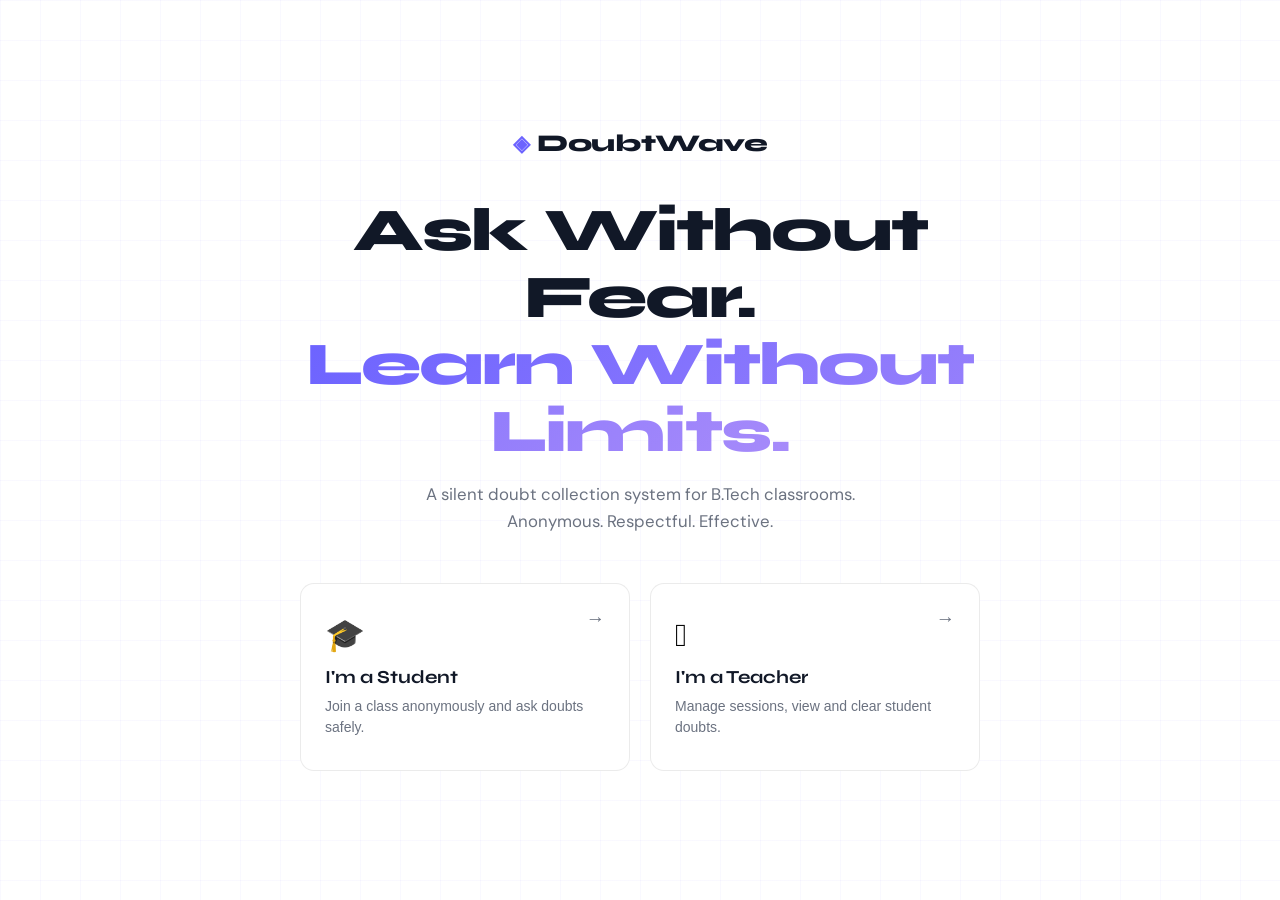
<file: index.html>
<!DOCTYPE html> 
<html lang="en"> 
<head> 
  <meta charset="UTF-8" /> 
  <meta name="viewport" content="width=device-width, initial-scale=1.0"/> 
  <title>DoubtWave – Silent Doubt Collection</title> 
  <link rel="stylesheet" href="style.css"/> 
  <link 
href="https://fonts.googleapis.com/css2?family=Syne:wght@400;600;700;800&family=DM+San
s:wght@300;400;500&display=swap" rel="stylesheet"/> 
</head> 
<body class="page-index"> 
  <div class="bg-grid"></div> 
  <div class="hero-wrap"> 
    <div class="brand"> 
      <span class="brand-icon">◈</span> 
      <span class="brand-name">DoubtWave</span> 
    </div> 
    <h1 class="hero-title">Ask Without Fear.<br/><em>Learn Without Limits.</em></h1> 
    <p class="hero-sub">A silent doubt collection system for B.Tech classrooms. Anonymous. 
Respectful. Effective.</p> 
    <div class="role-cards"> 
      <button class="role-card" id="btnStudent" onclick="location.href='student-login.html'"> 
        <div class="role-icon">
🎓
</div> 
        <div class="role-label">I'm a Student</div> 
        <div class="role-desc">Join a class anonymously and ask doubts safely.</div> 
        <div class="role-arrow">→</div> 
      </button> 
      <button class="role-card teacher-card" id="btnTeacher" onclick="showTeacherGate()"> 
        <div class="role-icon">
󰳓
</div> 
        <div class="role-label">I'm a Teacher</div> 
        <div class="role-desc">Manage sessions, view and clear student doubts.</div> 
        <div class="role-arrow">→</div> 
      </button> 
    </div> 
  </div> 
  
  <!-- Teacher Gate Modal --> 
  <div class="modal-overlay" id="teacherGate"> 
    <div class="modal-box"> 
      <button class="modal-close" onclick="hideTeacherGate()">✕</button> 
      <div class="modal-icon">
🔐
</div> 
      <h2>Teacher Access</h2> 
      <p class="modal-desc">Enter the teacher access password to continue.</p> 
      <input type="password" id="gatePass" class="input-field" placeholder="Access password" /> 
      <div class="error-msg" id="gateError"></div> 
      <button class="btn-primary" onclick="checkGatePass()">Verify & Continue</button> 
    </div> 
  </div> 
  
  <script src="script.js"></script> 
</body> 
</html>
</file>
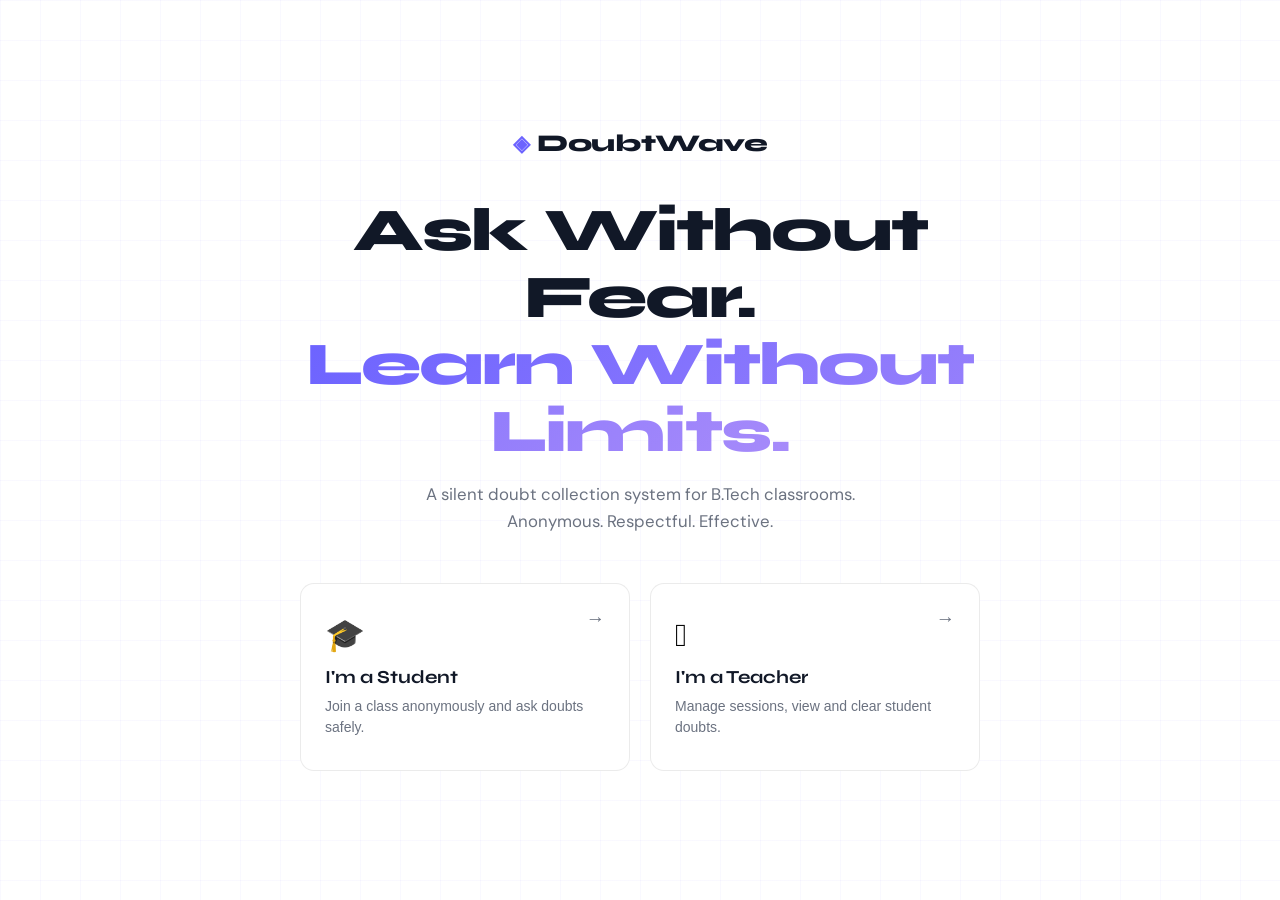
<file: chat.html>
<!DOCTYPE html> 
<html lang="en"> 
<head> 
  <meta charset="UTF-8"/> 
  <meta name="viewport" content="width=device-width, initial-scale=1.0"/> 
  <title>SilentDesk – Doubts Chat</title> 
  <link rel="stylesheet" href="style.css"/> 
  <link 
href="https://fonts.googleapis.com/css2?family=Syne:wght@400;600;700;800&family=DM+San
s:wght@300;400;500&display=swap" rel="stylesheet"/> 
</head> 
<body class="page-chat"> 
  <div class="bg-grid"></div> 
  
  <div class="chat-topbar"> 
    <button class="btn-ghost back-btn" onclick="location.href='class.html'">← Back</button> 
    <div class="chat-title-block"> 
      <div class="chat-subject-name" id="chatSubjectName">Loading...</div> 
      <div class="chat-meta" id="chatMeta"></div> 
    </div> 
    <div class="chat-topbar-right"> 
      <span class="user-chip" id="userChip"></span> 
      <!-- Clear Chat: teacher only --> 
      <button class="btn-danger" id="clearChatBtn" onclick="confirmClearChat()" 
style="display:none">
🗑
 Clear Chat</button> 
      <button class="btn-ghost" onclick="logout()">Logout</button> 
    </div> 
  </div> 
  
  <div class="chat-container"> 
    <div class="chat-messages" id="chatMessages"> 
      <div class="chat-empty">No doubts yet. Be the first to ask!</div> 
    </div> 
  
    <!-- Input: student only --> 
    <div class="chat-input-bar" id="chatInputBar" style="display:none"> 
      <div class="limit-bar"> 
        <span id="limitInfo" class="limit-text"></span> 
      </div> 
      <div class="input-row"> 
        <input type="text" id="msgInput" class="chat-input" placeholder="Type your doubt… (max 
50 chars, no spaces)" 
          maxlength="100" oninput="validateInput(this)" onkeydown="if(event.key==='Enter') 
sendMessage()"/> 
        <span class="char-count" id="charCount">0/50</span> 
        <button class="btn-send" id="sendBtn" onclick="sendMessage()">Send</button> 
      </div> 
    </div> 
  </div> 
  
  <!-- Edit Modal --> 
  <div class="modal-overlay" id="editModal"> 
    <div class="modal-box"> 
      <button class="modal-close" onclick="closeEditModal()">✕</button> 
      <h2>Edit Your Doubt</h2> 
      <input type="text" id="editInput" class="input-field" maxlength="100" 
oninput="validateInput(this)" placeholder="Edit your message…"/> 
      <span class="char-count" id="editCharCount">0/50</span> 
      <div class="error-msg" id="editError"></div> 
      <button class="btn-primary" onclick="saveEdit()">Save Changes</button> 
    </div> 
  </div> 
  
  <!-- Clear confirm Modal --> 
  <div class="modal-overlay" id="clearModal"> 
    <div class="modal-box"> 
      <button class="modal-close" 
onclick="document.getElementById('clearModal').classList.remove('active')">✕</button> 
      <div class="modal-icon">
🗑
</div> 
      <h2>Clear All Chat?</h2> 
      <p class="modal-desc">This will remove all doubts for this subject/section for all users. This 
cannot be undone.</p> 
      <div style="display:flex;gap:12px;justify-content:center;margin-top:16px"> 
        <button class="btn-ghost" 
onclick="document.getElementById('clearModal').classList.remove('active')">Cancel</button> 
        <button class="btn-danger" onclick="clearChat()">Yes, Clear</button> 
      </div> 
    </div> 
  </div> 
  
  <script src="script.js"></script> 
</body> 
</html>
</file>
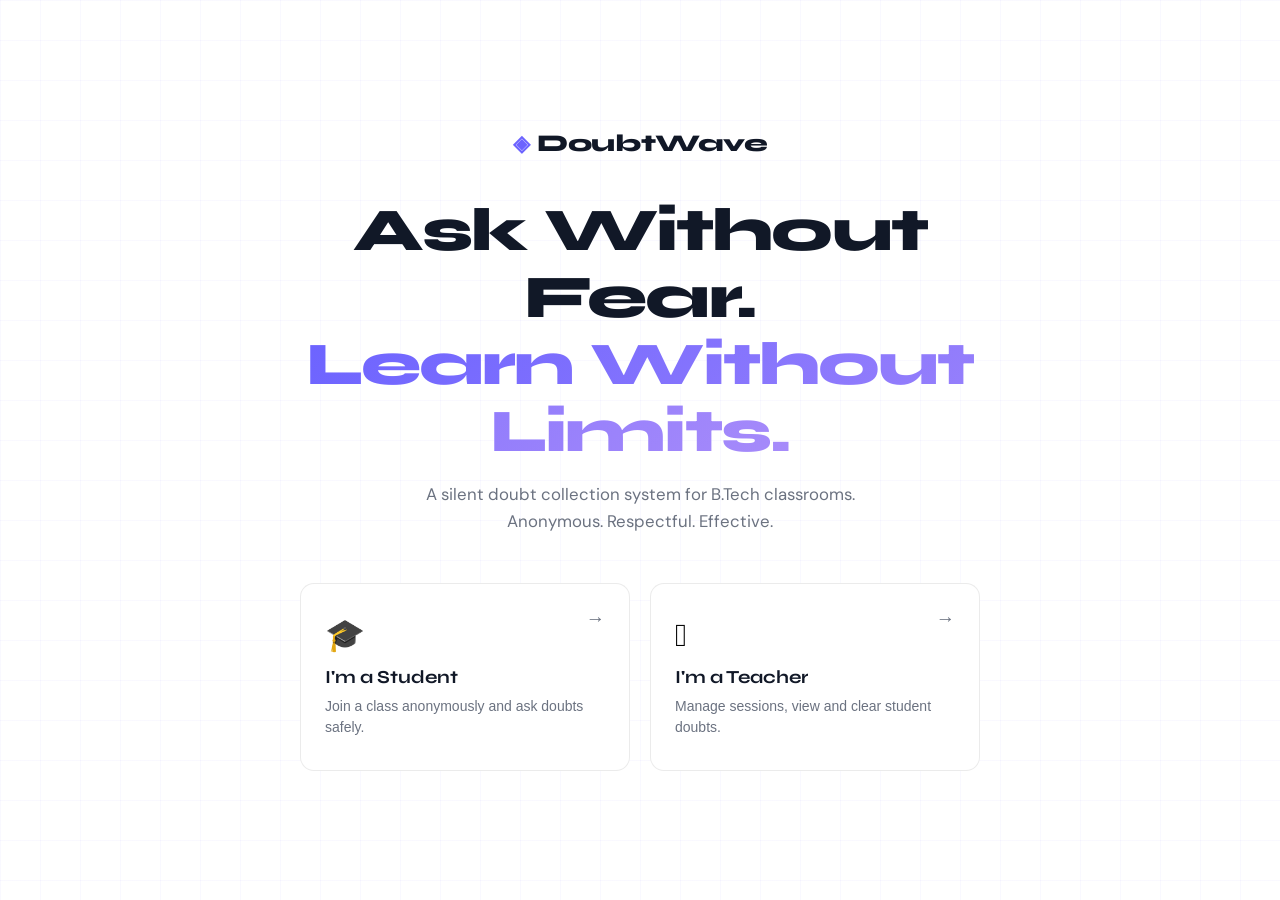
<file: class.html>
<!DOCTYPE html> 
<html lang="en"> 
<head> 
  <meta charset="UTF-8"/> 
  <meta name="viewport" content="width=device-width, initial-scale=1.0"/> 
  <title>SilentDesk – Select Class</title> 
  <link rel="stylesheet" href="style.css"/> 
  <link 
href="https://fonts.googleapis.com/css2?family=Syne:wght@400;600;700;800&family=DM+San
s:wght@300;400;500&display=swap" rel="stylesheet"/> 
</head> 
<body class="page-class"> 
  <div class="bg-grid"></div> 
  <div class="topbar"> 
    <div class="brand"><span class="brand-icon">◈</span> SilentDesk</div> 
    <div class="topbar-right"> 
      <span class="user-chip" id="userChip"></span> 
      <button class="btn-ghost" onclick="logout()">Logout</button> 
    </div> 
  </div> 
  
  <div class="class-wrap"> 
    <h2 class="section-title">Select Your Class</h2> 
    <p class="section-desc" id="classDesc">Choose your branch, semester, and section to find 
your subjects.</p> 
  
    <div class="selector-row"> 
      <div class="selector-group"> 
        <label>Branch</label> 
        <select id="branchSelect" class="select-field" onchange="onBranchChange()"> 
          <option value="">— Select Branch —</option> 
          <option value="CSE">CSE – Computer Science</option> 
          <option value="ECE">ECE – Electronics & Communication</option> 
          <option value="EEE">EEE – Electrical & Electronics</option> 
          <option value="MECH">MECH – Mechanical Engineering</option> 
          <option value="CIVIL">CIVIL – Civil Engineering</option> 
          <option value="IT">IT – Information Technology</option> 
          <option value="AIDS">AIDS – AI & Data Science</option> 
          <option value="AIML">AIML – AI & Machine Learning</option> 
        </select> 
      </div> 
  
      <div class="selector-group" id="semGroup" style="display:none"> 
        <label>Semester</label> 
        <select id="semSelect" class="select-field" onchange="onSemChange()"> 
          <option value="">— Select Semester —</option> 
          <option value="1">Semester 1</option> 
          <option value="2">Semester 2</option> 
          <option value="3">Semester 3</option> 
          <option value="4">Semester 4</option> 
          <option value="5">Semester 5</option> 
          <option value="6">Semester 6</option> 
          <option value="7">Semester 7</option> 
          <option value="8">Semester 8</option> 
        </select> 
      </div> 
  
      <div class="selector-group" id="secGroup" style="display:none"> 
        <label>Section</label> 
        <select id="secSelect" class="select-field" onchange="onSectionChange()"> 
          <option value="">— Select Section —</option> 
          <option value="A">Section A</option> 
          <option value="B">Section B</option> 
          <option value="C">Section C</option> 
          <option value="D">Section D</option> 
        </select> 
      </div> 
    </div> 
  
    <div id="subjectArea" style="display:none"> 
      <h3 class="subsection-title">Subjects <span id="subjectMeta"></span></h3> 
      <div class="subject-grid" id="subjectGrid"></div> 
    </div> 
  </div> 
  
  <script src="script.js"></script> 
</body> 
</html>
</file>
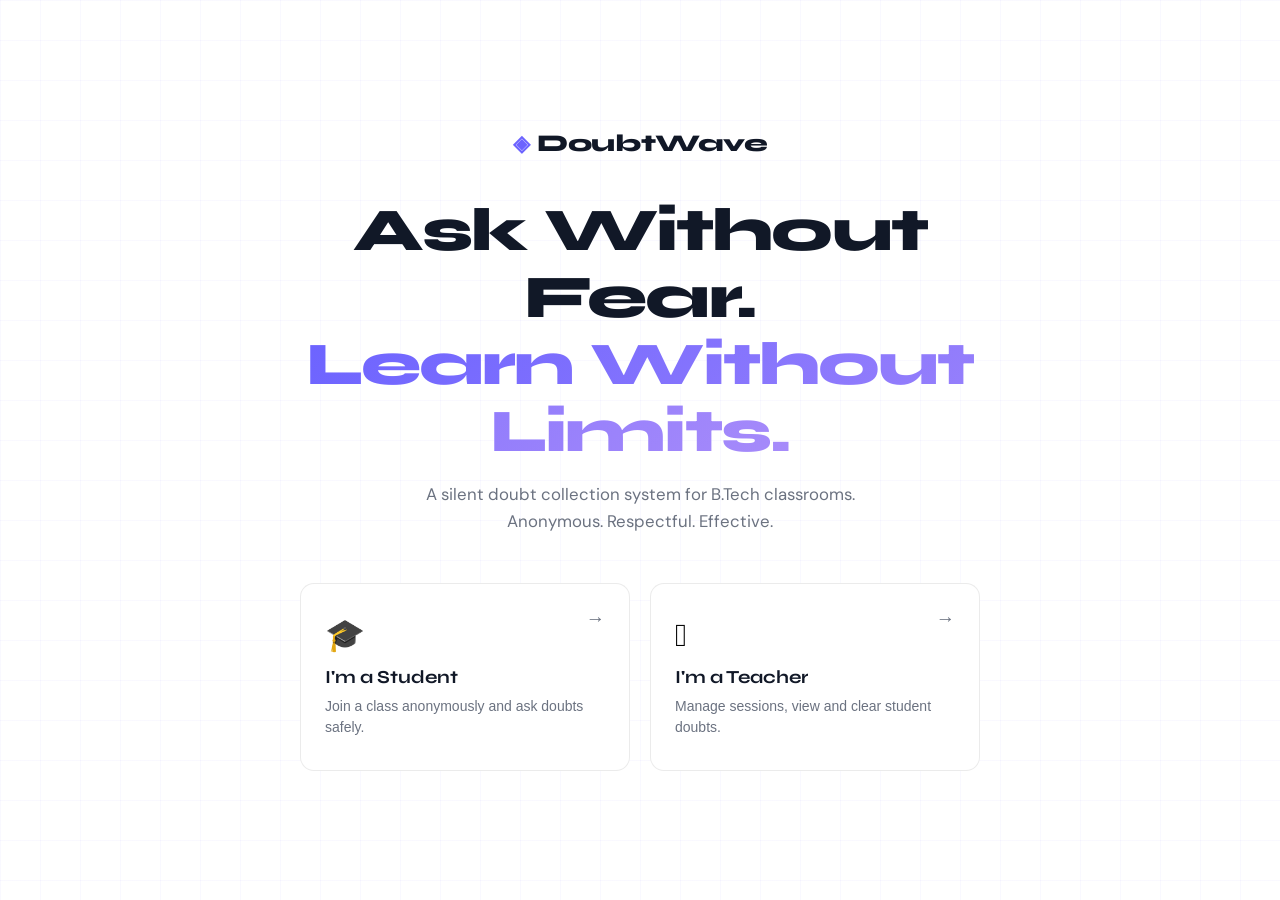
<file: profile.html>
<!DOCTYPE html> 
<html lang="en"> 
<head> 
  <meta charset="UTF-8"/> 
  <meta name="viewport" content="width=device-width, initial-scale=1.0"/> 
  <title>SilentDesk – Profile</title> 
  <link rel="stylesheet" href="style.css"/> 
  <link 
href="https://fonts.googleapis.com/css2?family=Syne:wght@400;600;700;800&family=DM+San
s:wght@300;400;500&display=swap" rel="stylesheet"/> 
</head> 
<body class="page-login"> 
  <div class="bg-grid"></div> 
  <div class="login-wrap"> 
    <a href="class.html" class="back-link">← Back to Classes</a> 
    <div class="login-card"> 
      <div class="login-badge teacher-badge">
👤
 Profile</div> 
      <h2 id="profileUsername">Teacher Profile</h2> 
      <p class="login-desc">Change your password below. You must enter your current password 
to proceed.</p> 
  
      <input type="password" id="oldPass" class="input-field" placeholder="Current password"/> 
      <input type="password" id="newPass" class="input-field" placeholder="New password"/> 
      <input type="password" id="newPass2" class="input-field" placeholder="Confirm new 
password"/> 
      <div class="error-msg" id="profileError"></div> 
      <div class="success-msg" id="profileSuccess"></div> 
      <button class="btn-primary" onclick="changePassword()">Update Password</button> 
      <p class="login-hint">⚠ If you forget your password, your account cannot be 
recovered.</p> 
    </div> 
  </div> 
  <script src="script.js"></script> 
</body> 
</html>
</file>
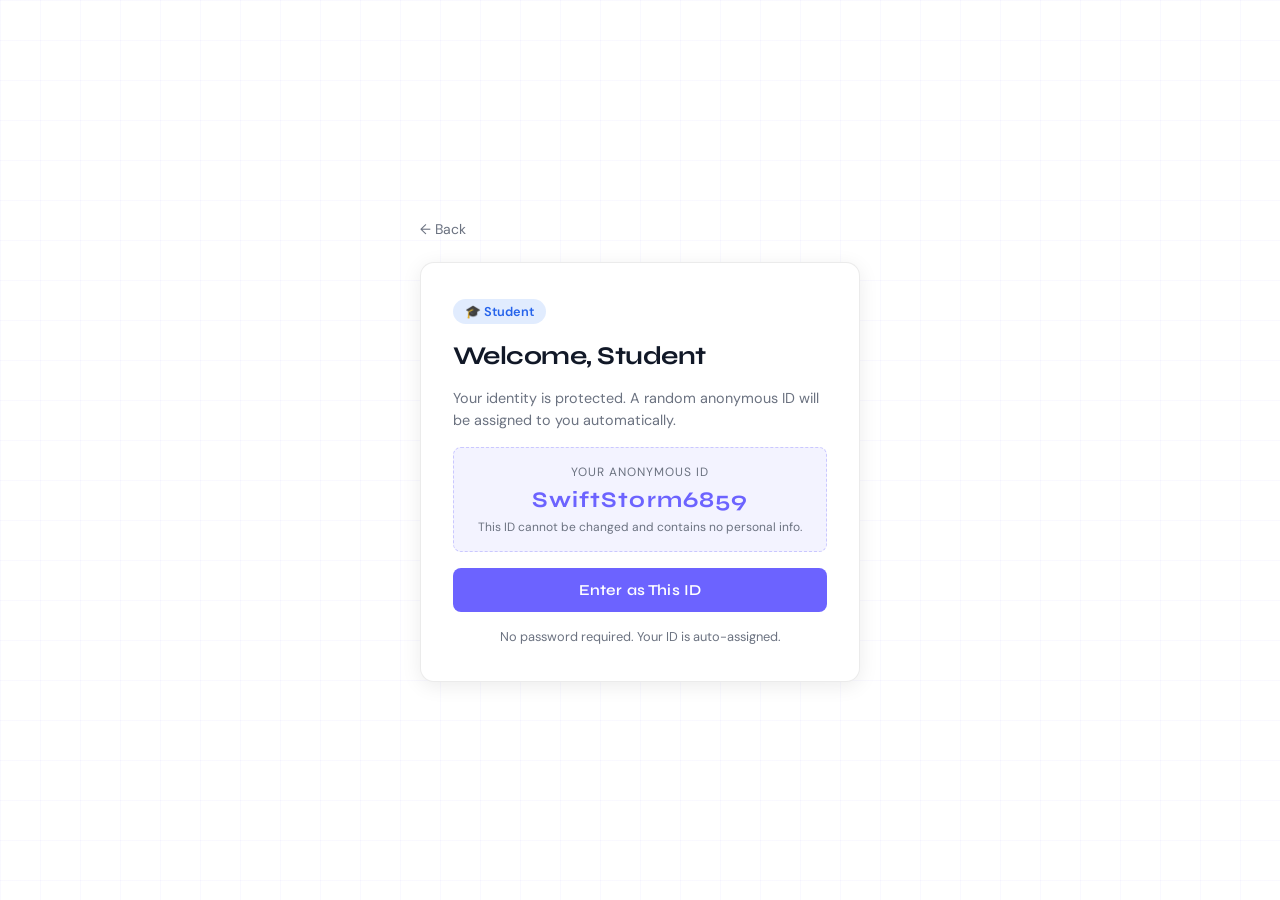
<file: student-login.html>
<!DOCTYPE html> 
<html lang="en"> 
<head> 
  <meta charset="UTF-8"/> 
  <meta name="viewport" content="width=device-width, initial-scale=1.0"/> 
  <title>SilentDesk – Student Login</title> 
  <link rel="stylesheet" href="style.css"/> 
  <link 
href="https://fonts.googleapis.com/css2?family=Syne:wght@400;600;700;800&family=DM+San
s:wght@300;400;500&display=swap" rel="stylesheet"/> 
</head> 
<body class="page-login"> 
  <div class="bg-grid"></div> 
  <div class="login-wrap"> 
    <a href="index.html" class="back-link">← Back</a> 
    <div class="login-card"> 
      <div class="login-badge student-badge">
🎓
 Student</div> 
      <h2>Welcome, Student</h2> 
      <p class="login-desc">Your identity is protected. A random anonymous ID will be assigned 
to you automatically.</p> 
  
      <div class="anon-id-display" id="anonIdDisplay"> 
        <span class="anon-id-label">Your Anonymous ID</span> 
        <span class="anon-id-value" id="anonIdValue">Generating...</span> 
        <span class="anon-id-note">This ID cannot be changed and contains no personal 
info.</span> 
      </div> 
  
      <button class="btn-primary" id="studentLoginBtn" onclick="studentLogin()">Enter as This 
ID</button> 
      <p class="login-hint">No password required. Your ID is auto-assigned.</p> 
    </div> 
  </div> 
  <script src="script.js"></script> 
</body> 
</html>
</file>
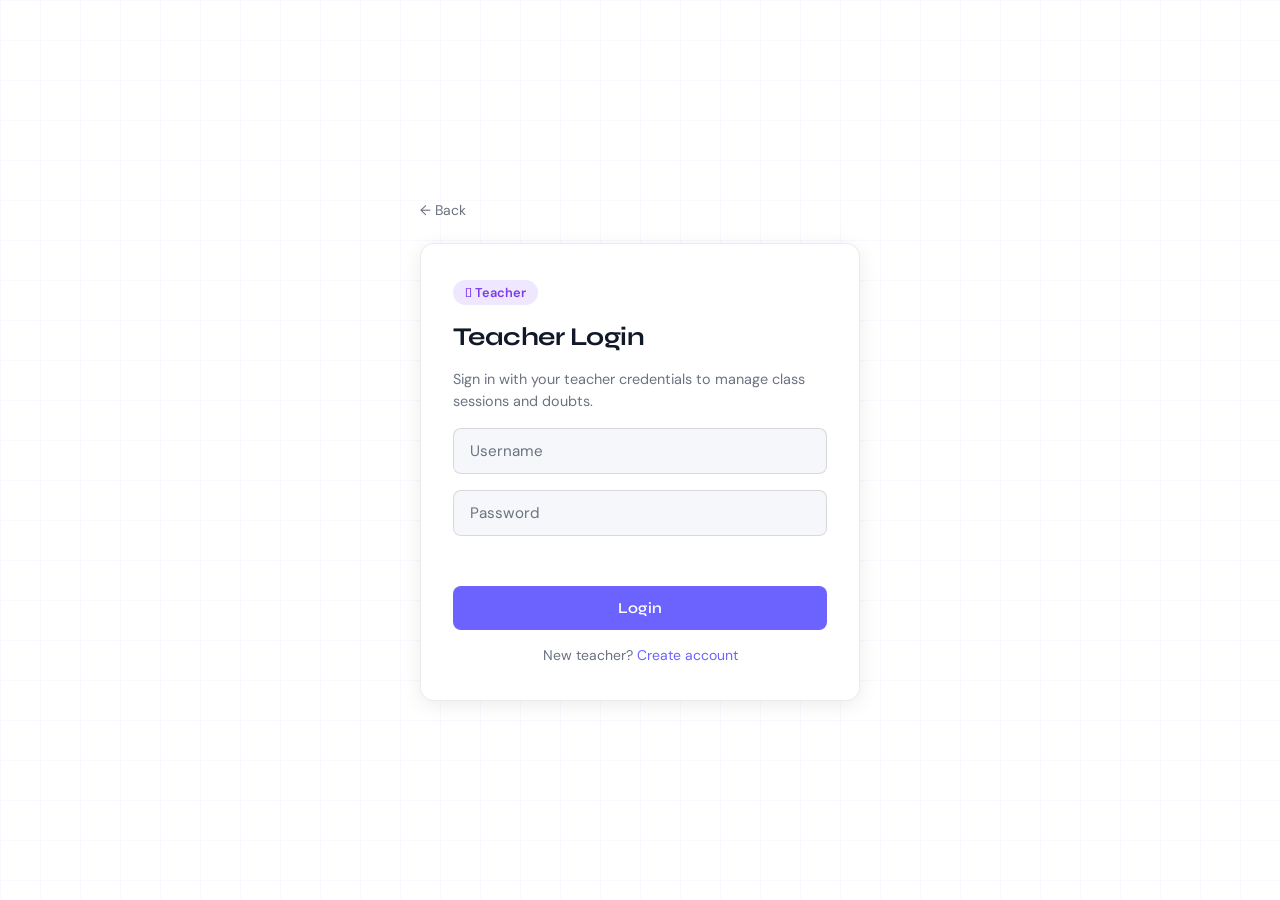
<file: teacher-login.html>
<!DOCTYPE html> 
<html lang="en"> 
<head> 
  <meta charset="UTF-8"/> 
  <meta name="viewport" content="width=device-width, initial-scale=1.0"/> 
  <title>SilentDesk – Teacher Login</title> 
  <link rel="stylesheet" href="style.css"/> 
  <link 
href="https://fonts.googleapis.com/css2?family=Syne:wght@400;600;700;800&family=DM+San
s:wght@300;400;500&display=swap" rel="stylesheet"/> 
</head> 
<body class="page-login"> 
  <div class="bg-grid"></div> 
  <div class="login-wrap"> 
    <a href="index.html" class="back-link">← Back</a> 
    <div class="login-card"> 
      <div class="login-badge teacher-badge">
󰳓
 Teacher</div> 
      <h2>Teacher Login</h2> 
      <p class="login-desc">Sign in with your teacher credentials to manage class sessions and 
doubts.</p> 
  
      <input type="text" id="teacherUser" class="input-field" placeholder="Username" 
autocomplete="off"/> 
      <input type="password" id="teacherPass" class="input-field" placeholder="Password"/> 
      <div class="error-msg" id="loginError"></div> 
      <button class="btn-primary" onclick="teacherLogin()">Login</button> 
  
      <div class="register-link"> 
        New teacher? <a href="teacher-register.html">Create account</a> 
      </div> 
    </div> 
  </div> 
  <script src="script.js"></script> 
</body> 
</html>
</file>
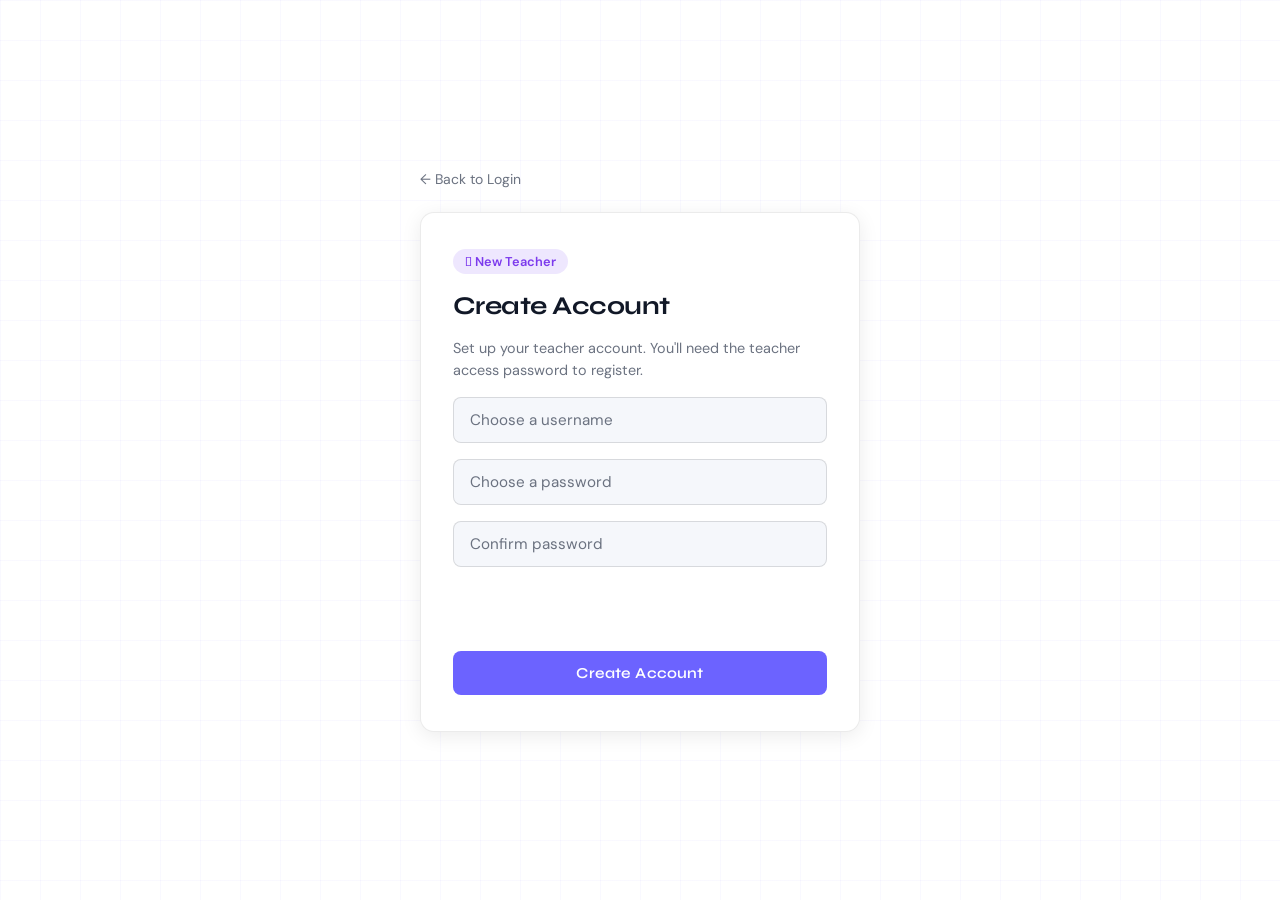
<file: teacher-register.html>
<!DOCTYPE html> 
<html lang="en"> 
<head> 
  <meta charset="UTF-8"/> 
  <meta name="viewport" content="width=device-width, initial-scale=1.0"/> 
  <title>SilentDesk – Register Teacher</title> 
  <link rel="stylesheet" href="style.css"/> 
  <link 
href="https://fonts.googleapis.com/css2?family=Syne:wght@400;600;700;800&family=DM+San
s:wght@300;400;500&display=swap" rel="stylesheet"/> 
</head> 
<body class="page-login"> 
  <div class="bg-grid"></div> 
  <div class="login-wrap"> 
    <a href="teacher-login.html" class="back-link">← Back to Login</a> 
    <div class="login-card"> 
      <div class="login-badge teacher-badge">
󰳓
 New Teacher</div> 
      <h2>Create Account</h2> 
      <p class="login-desc">Set up your teacher account. You'll need the teacher access 
password to register.</p> 
  
      <input type="text" id="regUser" class="input-field" placeholder="Choose a username" 
autocomplete="off"/> 
      <input type="password" id="regPass" class="input-field" placeholder="Choose a 
password"/> 
      <input type="password" id="regPass2" class="input-field" placeholder="Confirm 
password"/> 
      <div class="error-msg" id="regError"></div> 
      <div class="success-msg" id="regSuccess"></div> 
      <button class="btn-primary" onclick="registerTeacher()">Create Account</button> 
    </div> 
  </div> 
  <script src="script.js"></script> 
</body> 
</html>
</file>
<file: style.css>
/* ===== SilentDesk – style.css ===== */
:root {
  --bg: #ffffff;
  --bg2: #f5f7fb;
  --card: #ffffff;
  --card2: #f9fafc;
  --border: rgba(0,0,0,0.08);
  --border2: rgba(0,0,0,0.12);
  --text: #111827;
  --text2: #6b7280;
  --accent: #6c63ff;
  --accent2: #4e46e5;
  --accent-glow: rgba(108,99,255,0.15);
  --green: #16a34a;
  --red: #dc2626;
  --yellow: #d97706;
  --student-color: #2563eb;
  --teacher-color: #7c3aed;
  --radius: 14px;
  --radius-sm: 8px;
  --shadow: 0 4px 20px rgba(0,0,0,0.08);
  --shadow-accent: 0 0 25px rgba(108,99,255,0.12);
}
 
*, *::before, *::after { box-sizing: border-box; margin: 0; padding: 0; }
 
body {
  font-family: 'DM Sans', sans-serif;
  background: var(--bg);
  color: var(--text);
  min-height: 100vh;
  overflow-x: hidden;
}
 
.bg-grid {
  position: fixed;
  inset: 0;
  background-image:
    linear-gradient(rgba(108,99,255,0.04) 1px, transparent 1px),
    linear-gradient(90deg, rgba(108,99,255,0.04) 1px, transparent 1px);
  background-size: 40px 40px;
  pointer-events: none;
  z-index: 0;
}
 
/* ===== BRAND ===== */
.brand {
  font-family: 'Syne', sans-serif;
  font-weight: 800;
  font-size: 1.3rem;
  color: var(--text);
  display: flex;
  align-items: center;
  gap: 8px;
  letter-spacing: -0.02em;
}
.brand-icon { color: var(--accent); font-size: 1.4rem; }
 
/* ===== INDEX PAGE ===== */
.page-index {
  display: flex;
  flex-direction: column;
  align-items: center;
  justify-content: center;
  min-height: 100vh;
  padding: 40px 20px;
}
 
.hero-wrap {
  position: relative;
  z-index: 1;
  text-align: center;
  max-width: 680px;
  width: 100%;
}
 
.hero-wrap .brand {
  justify-content: center;
  margin-bottom: 40px;
  font-size: 1.5rem;
}
 
.hero-title {
  font-family: 'Syne', sans-serif;
  font-size: clamp(2.2rem, 6vw, 3.8rem);
  font-weight: 800;
  line-height: 1.1;
  letter-spacing: -0.03em;
  color: var(--text);
  margin-bottom: 16px;
}
.hero-title em {
  font-style: normal;
  background: linear-gradient(135deg, var(--accent), #a78bfa);
  -webkit-background-clip: text;
  -webkit-text-fill-color: transparent;
  background-clip: text;
}
 
.hero-sub {
  color: var(--text2);
  font-size: 1.05rem;
  line-height: 1.6;
  margin-bottom: 48px;
  max-width: 480px;
  margin-left: auto;
  margin-right: auto;
}
 
.role-cards {
  display: grid;
  grid-template-columns: 1fr 1fr;
  gap: 20px;
}
@media (max-width: 540px) { .role-cards { grid-template-columns: 1fr; } }
 
.role-card {
  background: var(--card);
  border: 1px solid var(--border);
  border-radius: var(--radius);
  padding: 32px 24px;
  cursor: pointer;
  text-align: left;
  transition: all 0.25s ease;
  position: relative;
  overflow: hidden;
}
.role-card::before {
  content: '';
  position: absolute;
  inset: 0;
  background: linear-gradient(135deg, rgba(59,130,246,0.08), transparent);
  opacity: 0;
  transition: opacity 0.25s;
}
.role-card:hover::before { opacity: 1; }
.role-card:hover {
  border-color: var(--student-color);
  transform: translateY(-3px);
  box-shadow: 0 8px 40px rgba(59,130,246,0.15);
}
.teacher-card::before {
  background: linear-gradient(135deg, rgba(139,92,246,0.08), transparent) !important;
}
.teacher-card:hover {
  border-color: var(--teacher-color) !important;
  box-shadow: 0 8px 40px rgba(139,92,246,0.15) !important;
}
 
.role-icon { font-size: 2rem; margin-bottom: 12px; }
.role-label {
  font-family: 'Syne', sans-serif;
  font-weight: 700;
  font-size: 1.15rem;
  color: var(--text);
  margin-bottom: 8px;
}
.role-desc { color: var(--text2); font-size: 0.875rem; line-height: 1.5; }
.role-arrow {
  position: absolute;
  top: 24px;
  right: 24px;
  font-size: 1.2rem;
  color: var(--text2);
  transition: transform 0.2s;
}
.role-card:hover .role-arrow { transform: translateX(4px); color: var(--text); }
 
/* ===== LOGIN PAGES ===== */
.page-login {
  display: flex;
  align-items: center;
  justify-content: center;
  min-height: 100vh;
  padding: 40px 20px;
}
 
.login-wrap {
  position: relative;
  z-index: 1;
  width: 100%;
  max-width: 440px;
}
 
.back-link {
  display: inline-block;
  color: var(--text2);
  text-decoration: none;
  font-size: 0.875rem;
  margin-bottom: 24px;
  transition: color 0.2s;
}
.back-link:hover { color: var(--text); }
 
.login-card {
  background: var(--card);
  border: 1px solid var(--border);
  border-radius: var(--radius);
  padding: 36px 32px;
  box-shadow: var(--shadow);
  display: flex;
  flex-direction: column;
  gap: 16px;
}
 
.login-badge {
  display: inline-flex;
  align-items: center;
  gap: 6px;
  font-size: 0.8rem;
  font-weight: 600;
  padding: 4px 12px;
  border-radius: 20px;
  width: fit-content;
}
.student-badge { background: rgba(59,130,246,0.15); color: var(--student-color); }
.teacher-badge { background: rgba(139,92,246,0.15); color: var(--teacher-color); }
 
.login-card h2 {
  font-family: 'Syne', sans-serif;
  font-weight: 700;
  font-size: 1.6rem;
  letter-spacing: -0.02em;
}
.login-desc { color: var(--text2); font-size: 0.9rem; line-height: 1.55; }
.login-hint { color: var(--text2); font-size: 0.8rem; text-align: center; }
.register-link { text-align: center; font-size: 0.875rem; color: var(--text2); }
.register-link a { color: var(--accent); text-decoration: none; }
.register-link a:hover { text-decoration: underline; }
 
.anon-id-display {
  background: rgba(108,99,255,0.08);
  border: 1px dashed rgba(108,99,255,0.3);
  border-radius: var(--radius-sm);
  padding: 16px 20px;
  display: flex;
  flex-direction: column;
  gap: 6px;
  align-items: center;
  text-align: center;
}
.anon-id-label { font-size: 0.75rem; color: var(--text2); text-transform: uppercase; letter-spacing: 0.08em; }
.anon-id-value {
  font-family: 'Syne', sans-serif;
  font-weight: 700;
  font-size: 1.4rem;
  color: var(--accent);
  letter-spacing: 0.05em;
}
.anon-id-note { font-size: 0.75rem; color: var(--text2); }
 
/* ===== INPUTS ===== */
.input-field {
  width: 100%;
  background: var(--bg2);
  border: 1px solid var(--border2);
  border-radius: var(--radius-sm);
  color: var(--text);
  font-family: 'DM Sans', sans-serif;
  font-size: 0.95rem;
  padding: 12px 16px;
  outline: none;
  transition: border-color 0.2s, box-shadow 0.2s;
}
.input-field:focus {
  border-color: var(--accent);
  box-shadow: 0 0 0 3px var(--accent-glow);
}
.input-field::placeholder { color: var(--text2); }
 
.select-field {
  width: 100%;
  background: var(--bg2);
  border: 1px solid var(--border2);
  border-radius: var(--radius-sm);
  color: var(--text);
  font-family: 'DM Sans', sans-serif;
  font-size: 0.95rem;
  padding: 12px 16px;
  outline: none;
  cursor: pointer;
  transition: border-color 0.2s;
  appearance: none;
  background-image: url("data:image/svg+xml,%3Csvg xmlns='http://www.w3.org/2000/svg' width='12' height='8' viewBox='0 0 12 8'%3E%3Cpath d='M1 1l5 5 5-5' stroke='%238b90a0' stroke-width='2' fill='none' stroke-linecap='round'/%3E%3C/svg%3E");
  background-repeat: no-repeat;
  background-position: right 14px center;
  padding-right: 40px;
}
.select-field:focus { border-color: var(--accent); }
.select-field option { background: var(--bg2); }
 
/* ===== BUTTONS ===== */
.btn-primary {
  width: 100%;
  background: var(--accent);
  color: #fff;
  font-family: 'Syne', sans-serif;
  font-weight: 600;
  font-size: 0.95rem;
  padding: 13px 24px;
  border: none;
  border-radius: var(--radius-sm);
  cursor: pointer;
  transition: all 0.2s;
  letter-spacing: 0.01em;
}
.btn-primary:hover { background: var(--accent2); transform: translateY(-1px); box-shadow: 0 4px 16px var(--accent-glow); }
 
.btn-ghost {
  background: transparent;
  color: var(--text2);
  font-family: 'DM Sans', sans-serif;
  font-size: 0.875rem;
  padding: 8px 14px;
  border: 1px solid var(--border2);
  border-radius: var(--radius-sm);
  cursor: pointer;
  transition: all 0.2s;
}
.btn-ghost:hover { color: var(--text); border-color: var(--text2); }
 
.btn-danger {
  background: rgba(239,68,68,0.15);
  color: var(--red);
  font-family: 'DM Sans', sans-serif;
  font-size: 0.875rem;
  padding: 8px 14px;
  border: 1px solid rgba(239,68,68,0.3);
  border-radius: var(--radius-sm);
  cursor: pointer;
  transition: all 0.2s;
}
.btn-danger:hover { background: rgba(239,68,68,0.25); }
 
.btn-send {
  background: var(--accent);
  color: #fff;
  font-family: 'Syne', sans-serif;
  font-weight: 600;
  padding: 10px 20px;
  border: none;
  border-radius: var(--radius-sm);
  cursor: pointer;
  transition: all 0.2s;
  white-space: nowrap;
}
.btn-send:hover { background: var(--accent2); }
.btn-send:disabled { opacity: 0.4; cursor: not-allowed; }
 
/* ===== MESSAGES ===== */
.error-msg { color: var(--red); font-size: 0.82rem; min-height: 18px; }
.success-msg { color: var(--green); font-size: 0.82rem; min-height: 18px; }
 
/* ===== USER CHIP ===== */
.user-chip {
  display: inline-flex;
  align-items: center;
  gap: 6px;
  font-size: 0.8rem;
  font-weight: 600;
  background: rgba(108,99,255,0.12);
  color: var(--accent);
  padding: 4px 12px;
  border-radius: 20px;
}
 
/* ===== TOPBAR ===== */
.topbar {
  position: sticky;
  top: 0;
  z-index: 100;
  display: flex;
  align-items: center;
  justify-content: space-between;
  padding: 14px 28px;
  background: rgba(13,15,20,0.85);
  backdrop-filter: blur(16px);
  border-bottom: 1px solid var(--border);
}
.topbar-right { display: flex; align-items: center; gap: 12px; }
 
/* ===== CLASS PAGE ===== */
.page-class { min-height: 100vh; }
 
.class-wrap {
  position: relative;
  z-index: 1;
  max-width: 780px;
  margin: 0 auto;
  padding: 48px 24px;
}
 
.section-title {
  font-family: 'Syne', sans-serif;
  font-weight: 700;
  font-size: 1.8rem;
  letter-spacing: -0.02em;
  margin-bottom: 8px;
}
.section-desc { color: var(--text2); font-size: 0.95rem; margin-bottom: 32px; }
.subsection-title {
  font-family: 'Syne', sans-serif;
  font-weight: 600;
  font-size: 1.1rem;
  color: var(--text2);
  margin-bottom: 16px;
  margin-top: 36px;
}
.subsection-title span { color: var(--accent); }
 
.selector-row {
  display: flex;
  gap: 16px;
  flex-wrap: wrap;
  align-items: flex-end;
}
.selector-group {
  flex: 1;
  min-width: 180px;
  display: flex;
  flex-direction: column;
  gap: 8px;
}
.selector-group label {
  font-size: 0.8rem;
  text-transform: uppercase;
  letter-spacing: 0.08em;
  color: var(--text2);
  font-weight: 500;
}
 
.subject-grid {
  display: grid;
  grid-template-columns: repeat(auto-fill, minmax(210px, 1fr));
  gap: 14px;
}
 
.subject-card {
  background: var(--card);
  border: 1px solid var(--border);
  border-radius: var(--radius);
  padding: 22px 20px;
  cursor: pointer;
  transition: all 0.22s ease;
  display: flex;
  flex-direction: column;
  gap: 8px;
}
.subject-card:hover {
  border-color: var(--accent);
  transform: translateY(-2px);
  box-shadow: 0 6px 28px var(--accent-glow);
}
.subject-card .subj-code {
  font-size: 0.75rem;
  color: var(--accent);
  font-weight: 600;
  text-transform: uppercase;
  letter-spacing: 0.06em;
}
.subject-card .subj-name {
  font-family: 'Syne', sans-serif;
  font-weight: 600;
  font-size: 0.95rem;
  color: var(--text);
  line-height: 1.35;
}
.subject-card .subj-arrow {
  margin-top: auto;
  color: var(--text2);
  font-size: 0.85rem;
  transition: transform 0.2s;
}
.subject-card:hover .subj-arrow { transform: translateX(4px); color: var(--accent); }
 
/* ===== CHAT PAGE ===== */
.page-chat { display: flex; flex-direction: column; height: 100vh; overflow: hidden; }
 
.chat-topbar {
  display: flex;
  align-items: center;
  gap: 16px;
  padding: 14px 24px;
  background: rgba(13,15,20,0.9);
  backdrop-filter: blur(16px);
  border-bottom: 1px solid var(--border);
  z-index: 100;
  flex-shrink: 0;
}
.chat-title-block { flex: 1; }
.chat-subject-name {
  font-family: 'Syne', sans-serif;
  font-weight: 700;
  font-size: 1.1rem;
}
.chat-meta { font-size: 0.78rem; color: var(--text2); margin-top: 2px; }
.chat-topbar-right { display: flex; align-items: center; gap: 10px; }
.back-btn { flex-shrink: 0; }
 
.chat-container {
  flex: 1;
  display: flex;
  flex-direction: column;
  overflow: hidden;
  position: relative;
  z-index: 1;
  max-width: 860px;
  width: 100%;
  margin: 0 auto;
  padding: 0 16px;
}
 
.chat-messages {
  flex: 1;
  overflow-y: auto;
  padding: 24px 8px;
  display: flex;
  flex-direction: column;
  gap: 12px;
  scrollbar-width: thin;
  scrollbar-color: var(--border2) transparent;
}
 
.chat-empty {
  text-align: center;
  color: var(--text2);
  font-size: 0.9rem;
  margin: auto;
  padding: 40px;
}
 
.chat-msg {
  display: flex;
  flex-direction: column;
  gap: 4px;
  max-width: 82%;
  animation: msgIn 0.2s ease;
}
@keyframes msgIn { from { opacity: 0; transform: translateY(6px); } to { opacity: 1; transform: none; } }
 
.chat-msg.own { align-self: flex-end; align-items: flex-end; }
.chat-msg.other { align-self: flex-start; align-items: flex-start; }
 
.msg-bubble {
  padding: 11px 16px;
  border-radius: 14px;
  font-size: 0.92rem;
  line-height: 1.5;
  word-break: break-word;
  position: relative;
}
.own .msg-bubble {
  background: var(--accent);
  color: #fff;
  border-bottom-right-radius: 4px;
}
.other .msg-bubble {
  background: var(--card);
  border: 1px solid var(--border);
  color: var(--text);
  border-bottom-left-radius: 4px;
}
 
.msg-meta {
  display: flex;
  align-items: center;
  gap: 8px;
  font-size: 0.73rem;
  color: var(--text2);
}
.msg-sender { font-weight: 600; color: var(--accent); }
.msg-edited { color: var(--text2); font-style: italic; }
.msg-edit-btn {
  background: none;
  border: none;
  color: rgba(255,255,255,0.6);
  font-size: 0.75rem;
  cursor: pointer;
  padding: 2px 6px;
  border-radius: 4px;
  transition: background 0.15s;
}
.msg-edit-btn:hover { background: rgba(255,255,255,0.12); }
 
.chat-input-bar {
  padding: 16px 8px 20px;
  border-top: 1px solid var(--border);
  flex-shrink: 0;
  background: var(--bg);
}
.limit-bar { margin-bottom: 8px; }
.limit-text { font-size: 0.8rem; color: var(--text2); }
.limit-text.warn { color: var(--yellow); }
.limit-text.maxed { color: var(--red); }
 
.input-row {
  display: flex;
  align-items: center;
  gap: 10px;
}
.chat-input {
  flex: 1;
  background: var(--card);
  border: 1px solid var(--border2);
  border-radius: var(--radius-sm);
  color: var(--text);
  font-family: 'DM Sans', sans-serif;
  font-size: 0.95rem;
  padding: 11px 16px;
  outline: none;
  transition: border-color 0.2s;
}
.chat-input:focus { border-color: var(--accent); }
.char-count { font-size: 0.78rem; color: var(--text2); white-space: nowrap; }
 
/* ===== MODAL ===== */
.modal-overlay {
  display: none;
  position: fixed;
  inset: 0;
  background: rgba(0,0,0,0.65);
  z-index: 200;
  align-items: center;
  justify-content: center;
  padding: 20px;
  backdrop-filter: blur(4px);
}
.modal-overlay.active { display: flex; }
 
.modal-box {
  background: var(--card);
  border: 1px solid var(--border2);
  border-radius: var(--radius);
  padding: 36px 32px;
  max-width: 400px;
  width: 100%;
  position: relative;
  box-shadow: var(--shadow);
  display: flex;
  flex-direction: column;
  gap: 16px;
  animation: modalIn 0.2s ease;
}
@keyframes modalIn { from { transform: scale(0.95); opacity: 0; } to { transform: scale(1); opacity: 1; } }
 
.modal-close {
  position: absolute;
  top: 16px;
  right: 16px;
  background: none;
  border: none;
  color: var(--text2);
  font-size: 1rem;
  cursor: pointer;
  padding: 4px 8px;
  border-radius: 4px;
}
.modal-close:hover { background: var(--border); color: var(--text); }
 
.modal-icon { font-size: 2rem; text-align: center; }
.modal-box h2 {
  font-family: 'Syne', sans-serif;
  font-weight: 700;
  font-size: 1.4rem;
  text-align: center;
}
.modal-desc { color: var(--text2); font-size: 0.9rem; text-align: center; line-height: 1.55; }
</file>
